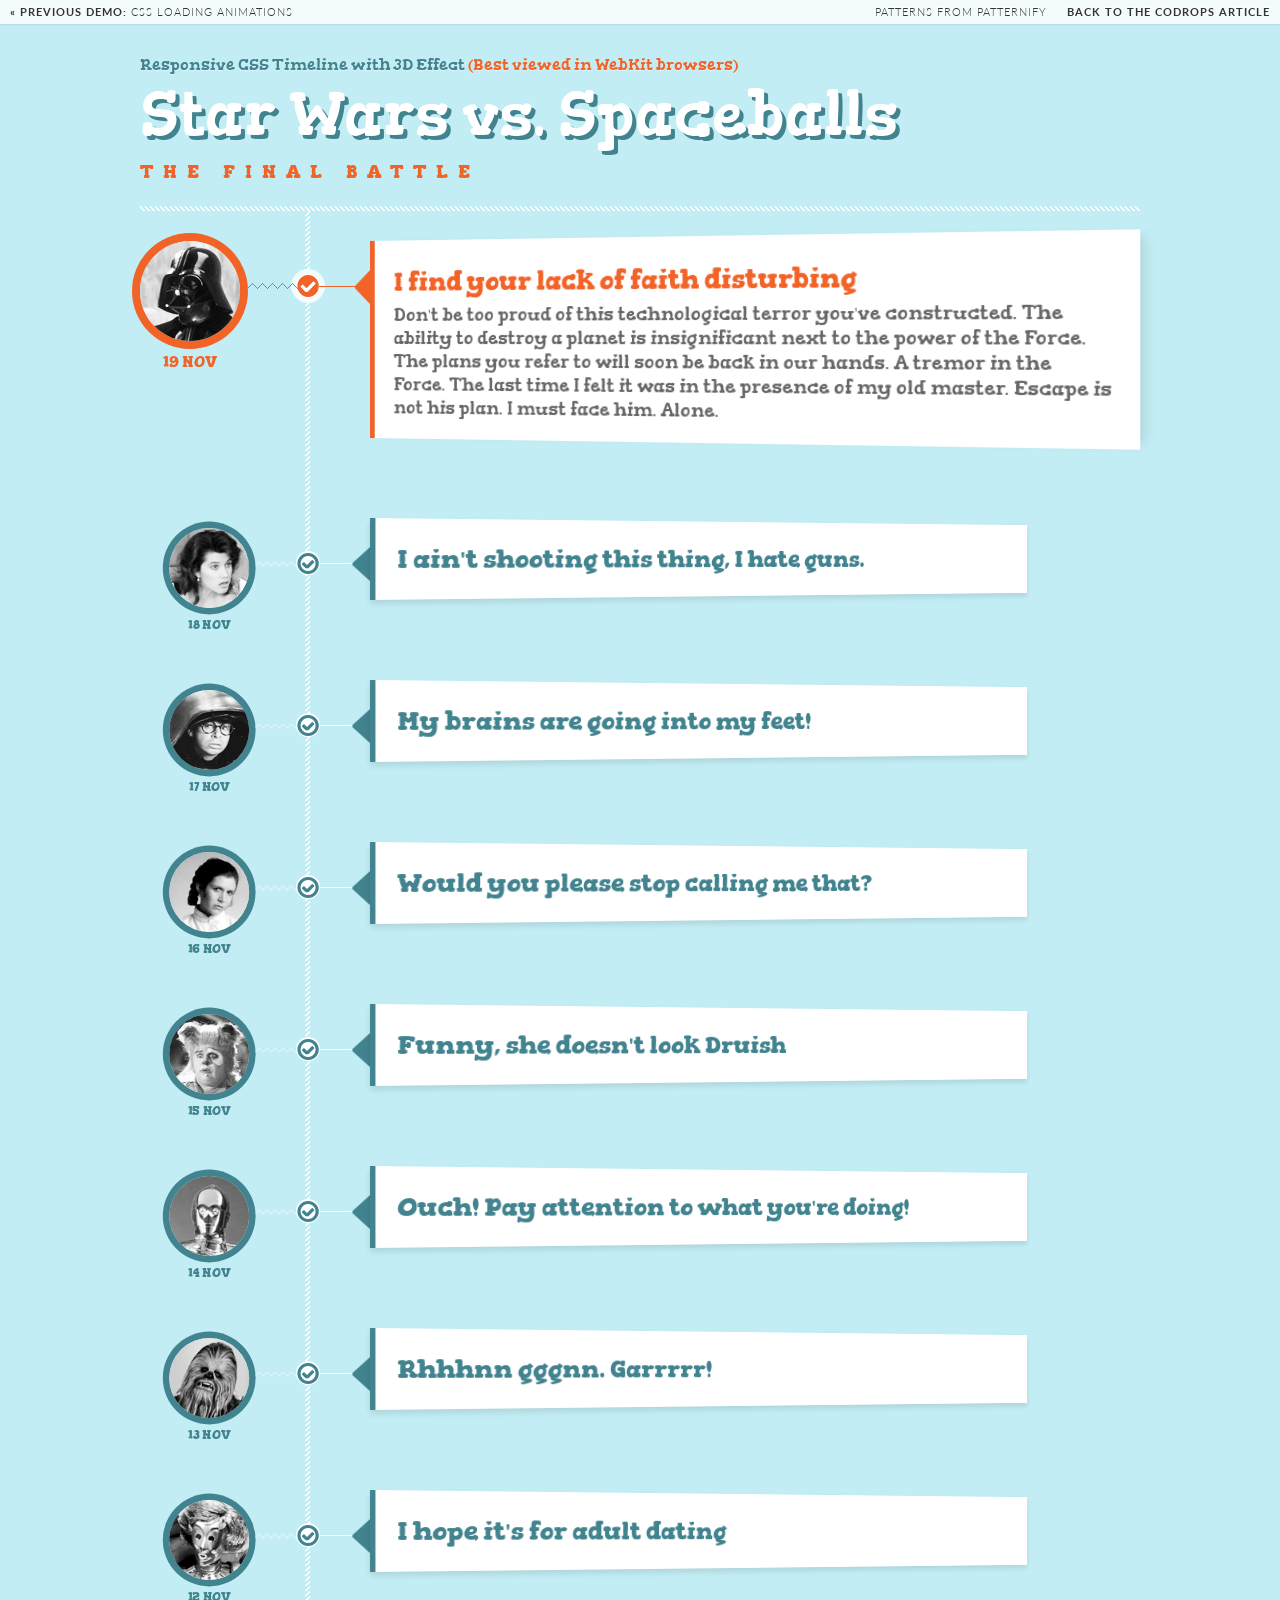
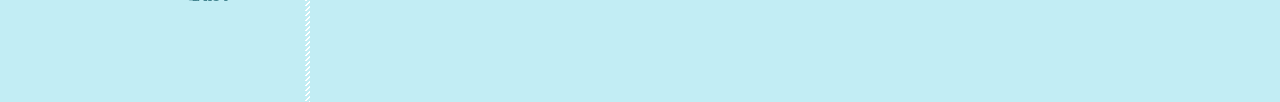
<file: 3DTimeline/index.html>
<!DOCTYPE html>
<html lang="en">
	<head>
		<meta charset="UTF-8" />
		<meta http-equiv="X-UA-Compatible" content="IE=edge,chrome=1"> 
		<meta name="viewport" content="width=device-width, initial-scale=1.0"> 
		<title>Responsive CSS Timeline with 3D Effect</title>
		<meta name="description" content="Responsive CSS Timeline with 3D Effect" />
		<meta name="keywords" content="timeline, 3d, css, css3, css-only, transitions, responsive, fluid" />
		<meta name="author" content="Codrops" />
		<link rel="shortcut icon" href="../favicon.ico"> 
		<link rel="stylesheet" type="text/css" href="css/style.css" />
		<script src="js/modernizr.custom.63321.js"></script>
		<!--[if lte IE 7]><style>.support-note .note-ie{display:block;}</style><![endif]-->
	</head>
	<body>
		<div class="container">	

			<!-- Codrops top bar -->
			<div class="codrops-top clearfix">
				<a href="http://tympanus.net/Tutorials/LoadingAnimations/">
					<strong>&laquo; Previous Demo: </strong>Css Loading Animations
				</a>
				<span class="right">
					<a href="http://www.patternify.com/">Patterns from Patternify</a>
					<a href="http://tympanus.net/codrops/?p=12185">
						<strong>Back to the Codrops Article</strong>
					</a>
				</span>
			</div><!--/ Codrops top bar -->
			
			<header class="clearfix">
			
				<h1>Responsive CSS Timeline with 3D Effect <span>(Best viewed in WebKit browsers)</span></h1>
				<h2>Star Wars vs. Spaceballs <span>The final battle</span></h2>
				<div class="support-note">
					<span class="note-ie">Sorry, only modern browsers.</span>
				</div>
				
			</header>
			
			<section class="main">

				<ul class="timeline">

					<li class="event">
						<input type="radio" name="tl-group" checked/>
						<label></label>
						<div class="thumb user-4"><span>19 Nov</span></div>
						<div class="content-perspective">
							<div class="content">
								<div class="content-inner">
									<h3>I find your lack of faith disturbing</h3>
									<p>Don't be too proud of this technological terror you've constructed. The ability to destroy a planet is insignificant next to the power of the Force. The plans you refer to will soon be back in our hands. A tremor in the Force. The last time I felt it was in the presence of my old master. Escape is not his plan. I must face him. Alone.</p>
								</div>
							</div>
						</div>
					</li>

					<li class="event">
						<input type="radio" name="tl-group"/>
						<label></label>
						<div class="thumb user-6"><span>18 Nov</span></div>
						<div class="content-perspective">
							<div class="content">
								<div class="content-inner">
									<h3>I ain't shooting this thing, I hate guns.</h3>
									<p>Ha, didn't even stay for the wedding. Just took his million spacebucks and ran. And you will not call me 'you'. You will never address me as 'you'. You will call me 'your royal highness'. I really must go back. I shouldn't have run away. I realize now that love is one luxury a princess cannot afford. </p>
								</div>
							</div>
						</div>
					</li>

					<li class="event">
						<input type="radio" name="tl-group"/>
						<label></label>
						<div class="thumb user-3"><span>17 Nov</span></div>
						<div class="content-perspective">
							<div class="content">
								<div class="content-inner">
									<h3>My brains are going into my feet! </h3>
									<p>We're done with you. Go back to the golf course and work on your putz. Nah, he got the upside, I got the downside. See there's two sides to every Schwartz.  What's the matter with this thing, what's all that churnning and bubbling, you call that radar screen? Ah, planet Druidia. And under that air shield, ten thousand years of fresh air. We must get through that air shield! Say goodbye to your two best friends, and I don't mean your pals in the Winnebago. So, Lone Star, now you see that evil will always triumph because good is dumb. </p>
								</div>
							</div>
						</div>
					</li>

					<li class="event">
						<input type="radio" name="tl-group"/>
						<label></label>
						<div class="thumb user-5"><span>16 Nov</span></div>
						<div class="content-perspective">
							<div class="content">
								<div class="content-inner">
									<h3>Would you please stop calling me that?</h3>
									<p>You make it so difficult sometimes. You have your moments. Not many of them, but you do have them. You're not actually going IN to an asteroid field? I happen to like nice men. This bucket of bolts's never gonna get us past that blockade. We're going to get pulverized if we stay out here much longer. Evacuate remaining ground staff.</p>
								</div>
							</div>
						</div>
					</li>

					<li class="event">
						<input type="radio" name="tl-group"/>
						<label></label>
						<div class="thumb user-2"><span>15 Nov</span></div>
						<div class="content-perspective">
							<div class="content">
								<div class="content-inner">
									<h3>Funny, she doesn't look Druish</h3>
									<p>It's not that we're afraid, far from it, it's just that we've got this thing about death... It's not us! I'm a mog: half man, half dog. I'm my own best friend! The minute we move in they're gonna spot us on their radar. Whoa, hold it, time. Chief... I can't... I can't go any further. I can't go any further. </p>
								</div>
							</div>
						</div>
					</li>

					<li class="event">
						<input type="radio" name="tl-group"/>
						<label></label>
						<div class="thumb user-7"><span>14 Nov</span></div>
						<div class="content-perspective">
							<div class="content">
								<div class="content-inner">
									<h3>Ouch! Pay attention to what you're doing! </h3>
									<p>Artoo says that the chances of survival are 725 to 1. Actually Artoo has been known to make mistakes... from time to time... Oh dear...The odds of successfully surviving an attack on an Imperial Star Destroyer are approximately... Sir, it's quite possible this asteroid is not entirely stable. Oh. They've encased him in Carbonite. He should be quite well protected. If he survived the freezing process, that is. If I may say so, sir, I noticed earlier the hyperdrive motivator has been damaged. It's impossible to go to lightspeed. Stupid little short-circuit! He'll be *quite* all right. </p>
								</div>
							</div>
						</div>
					</li>

					<li class="event">
						<input type="radio" name="tl-group"/>
						<label></label>
						<div class="thumb user-1"><span>13 Nov</span></div>
						<div class="content-perspective">
							<div class="content">
								<div class="content-inner">
									<h3>Rhhhnn gggnn. Garrrrr!</h3>
									<p>Rrrrrrr rrrraaaahhh rrrrrrggghhhhnn! Arrrggghhnnn. Grrrhn. Gahr. Rrrrrrr rrrraaaahhh rrrrrrggghhhhnn! Grrf. Arrrggghhnnn. Grrrhn. Gahr. Grrrhn. Gahr. Rrrrrrr rrrraaaahhh rrrrrrggghhhhnn! Gahr. Gahr. Arrrggghhnnn. Grrrhn.</p>
								</div>
							</div>
						</div>
					</li>

					<li class="event">
						<input type="radio" name="tl-group"/>
						<label></label>
						<div class="thumb user-8"><span>12 Nov</span></div>
						<div class="content-perspective">
							<div class="content">
								<div class="content-inner">
									<h3>I hope it's for adult dating</h3>
									<p>Can we talk? OK, we all know Prince Valium is a pill. But you could have married him for your father's sake and had a headache for the next 25 years. Well, goodbye virgin alarm. Besides he got a sexy voice. He might be cute. Hey wait, you forgot to get married! And if we go over our pagecount, the network will kill us. You know, you've got a very unique voice. You should be in silent films.</p>
								</div>
							</div>
						</div>
					</li>
					
				</ul>
			</section>

		</div><!-- /container -->

	</body>
</html>
</file>
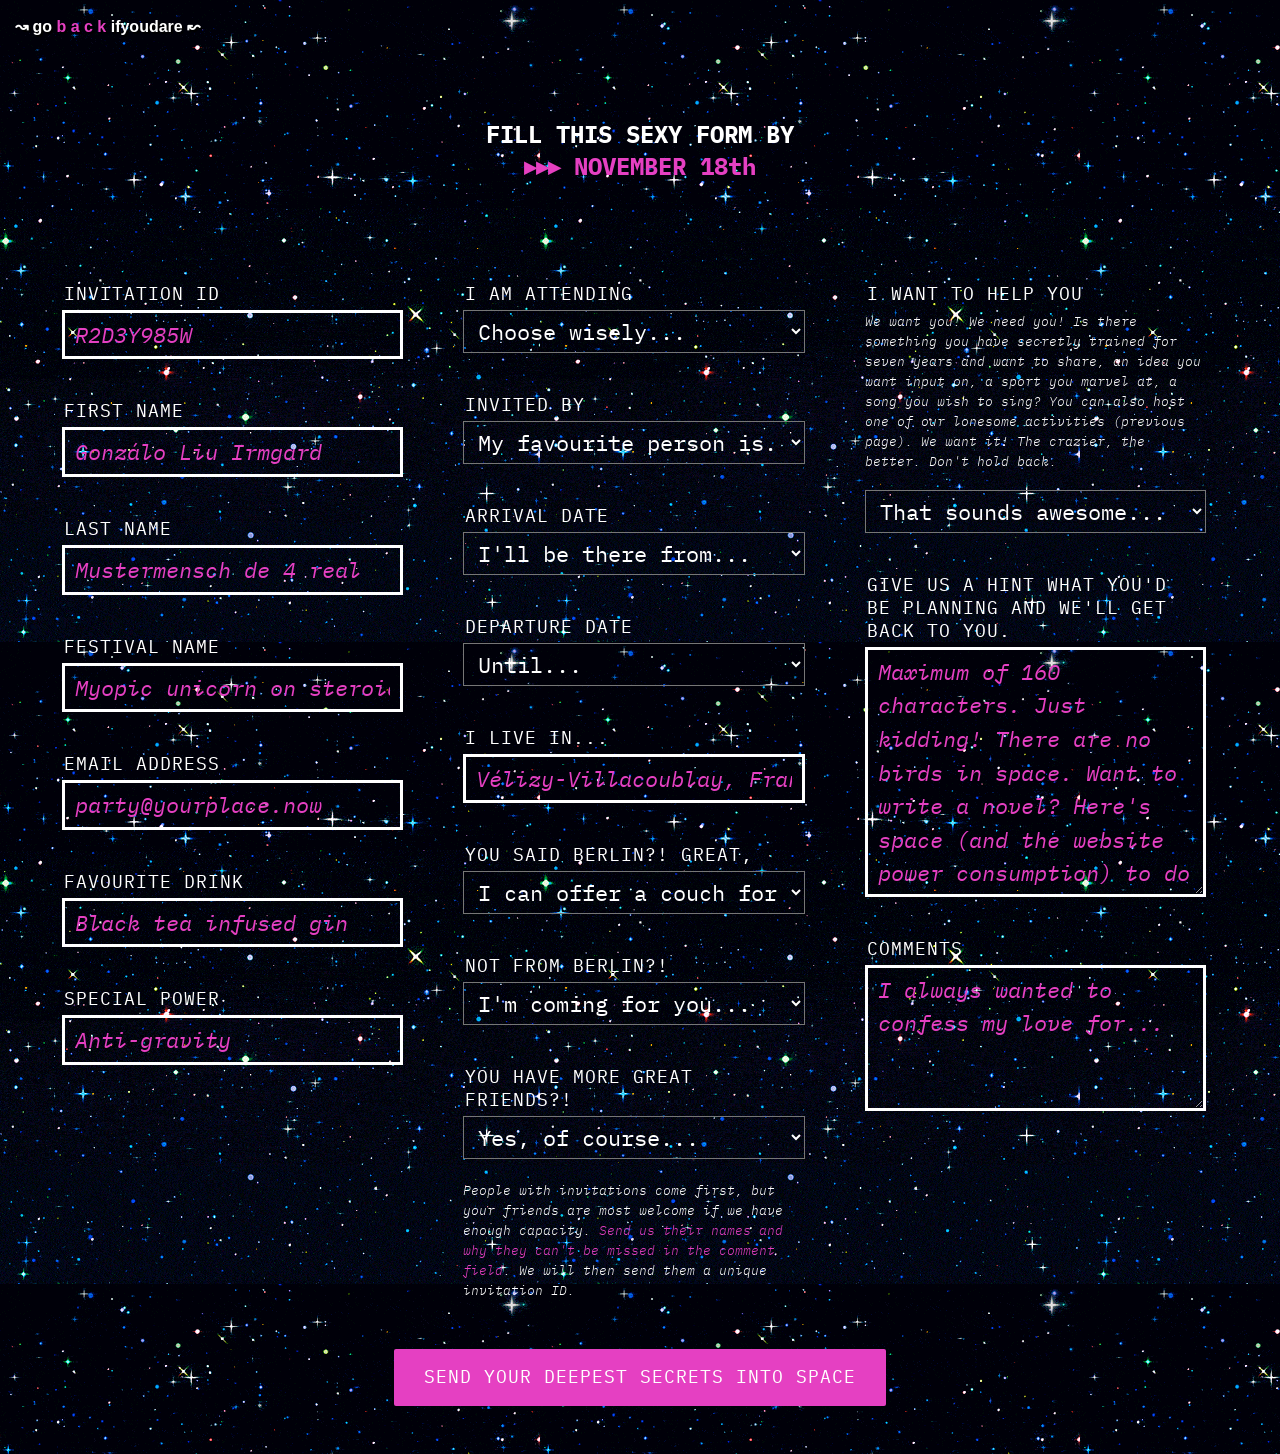
<file: 04623dec8094a7f5e6f2b8cdcc7d8dcdf671eb1f/form.html>
<!DOCTYPE html>
<html lang="en" class="no-js">
	<head>
		<meta charset="UTF-8" />
		<meta http-equiv="X-UA-Compatible" content="IE=edge,chrome=1">
		<meta name="viewport" content="width=device-width, initial-scale=1.0">
		<title>wohnzimmeradventures</title>
		<meta name="description" content="RSVP form wohnzimmeradventures" />
		<meta name="keywords" content="RSVP" />
		<meta name="author" content="wohnzimmeradventures" />
		<link rel="shortcut icon" href="../favicon.ico">
		<link rel="stylesheet" type="text/css" href="css/default.css" />
		<link rel="stylesheet" type="text/css" href="css/component.css" />
		<link rel="stylesheet" type="text/css" href="css/invitation.css" />
		<!-- <script src="js/modernizr.custom.js"></script> -->
	</head>
	<body>

		<p id="back">
			<a href="invitation.html">&#8605;  go <span id=back>b a c k</span> ifyoudare  &#8604;</a>
		</p>

		<div class="container">
			<header class="clearfix">
				<h2><span style="text-transform: uppercase;">fill this sexy form by</span> <br><span class="magenta">&#9656;&#9656;&#9656; NOVEMBER 18th </span></h2>
			</header>
			<div class="main">
				<form class="cbp-mc-form" id="test-form">

					<!-- First Column -->
					<div class="cbp-mc-column">

						<label for="id">Invitation ID</label>
	  				  	<input type="text" id="id" name="id" placeholder="R2D3Y985W">
						<label for="first_name">First Name</label>
	  				  	<input type="text" id="first_name" name="first_name" placeholder="Gonzálo Liu Irmgard">
	  				<label for="last_name">Last Name</label>
	  				  	<input type="text" id="last_name" name="last_name" placeholder="Mustermensch de 4 real">
						<label for="festival_name">Festival Name</label>
	  					  <input type="text" id="festival_name" name="festival_name" placeholder="Myopic unicorn on steroids">
	  				<label for="email">Email Address</label>
		  					<input type="text" id="email" name="email" placeholder="party@yourplace.now">
						<label for="favourite_drink">Favourite Drink</label>
								<input type="text" id="favourite_drink" name="favourite_drink" placeholder="Black tea infused gin">
						<label for="special_power">Special power</label>
								<input type="text" id="special_power" name="special_power" placeholder="Anti-gravity">

		 		  </div>

					<!-- second column -->
				 	<div class="cbp-mc-column">

						<label for="attending">I Am Attending</label>
	  					<select id="attending" name="attending">
	  						<option class="preview">Choose wisely...</option>
	  						<option>Yes, obviously!</option>
	  						<option>No, I'm busy :(</option>
								<option>No, don't like the idea... get a life!</option>
	  					</select>

						<label for="invited_by">Invited By</label>
							 	<select id="invited_by" name="invited_by">
								  						<option>My favourite person is...</option>
								  						<option>Anna</option>
															<option>Carlotta</option>
															<option>Claudia</option>
															<option>Luise</option>
															<option>Marta</option>
															<option>Pit</option>
								  						<option>Raphaël</option>
															<option>Simon</option>
								</select>

						<label for="arrival_date">Arrival Date</label>
	  					<select id="arrival_date" name="arrival_date">
	  						<option>I'll be there from...</option>
	  						<option>Thursday 13</option>
								<option>Friday 14</option>
								<option>Saturday 15</option>
								<option>Sunday 16</option>
								<option>Monday 17</option>
	  						<option>Tuesday 18</option>
								<option>Wednesday 19</option>
	  					</select>

						<label for="departure_date">Departure Date</label>
	  					<select id="departure_date" name="departure_date">
	  						<option>Until...</option>
	  						<option>Thursday 13</option>
								<option>Friday 14</option>
								<option>Saturday 15</option>
								<option>Sunday 16</option>
								<option>Monday 17</option>
	  						<option>Tuesday 18</option>
								<option>Wednesday 19</option>
	  					</select>

							<label for="place_you_live">I live in...</label>
		  					<input type="text" id="place_you_live" name="place_you_live" placeholder="Vélizy-Villacoublay, France">

							<label for="couch">You said Berlin?! Great,</label>
		  					<select id="couch" name="couch">
		  						<option>I can offer a couch for...</option>
		  						<option>1 awesome person</option>
									<option>2 bodies</option>
									<option>3 crazy people</option>
									<option>4 ding-a-dong ding-dong ding Menschen</option>
									<option>5 enormously-awesome-as-me-friends</option>
									<option>I have no couch but plenty of space in my bed</option>
									<option>I only have space in my heart</option>
									<option>I could even host an event at my place!</option>
									<option>No, I didn't you stupid form!</option>
		  					</select>

						<!-- Checkbox Place to Sleep -->
						<label for="sleep">Not from Berlin?!</label>
								<select id="sleep" name="sleep">
									<option>I'm coming for you...</option>
									<option>but have a place to sleep</option>
									<option>and need a couch to crash on</option>
									<option>Don't want to sleep at all</option>
									<option>Yes I am, you Flitzpiepe!</option>
							  </select>
						<!--	<input class="checkbox" type="checkbox" name="sleep" value="yes"> <span class="checkbox">Yes</span>
							<input class="checkbox" type="checkbox" name="sleep" value="no"> <span class="checkbox">No</span> -->

					<!-- Checkbox +1 -->
						<label for="guests">You have more great friends?!</label>
								<select id="friends_invite" name="friends_invite">
									<option>Yes, of course...</option>
									<option>and want to invite 1</option>
									<option>and want to invite 2</option>
									<option>and want to invite 3</option>
									<option>but like them to stay at home</option>
								</select>
								<br>
								<span class="detail">
									People with invitations come first,
									but your friends are most welcome if we have enough capacity.
									<span style="color: #e540c2;">Send us their names and why they can't be missed in the comment field</span>.
								  We will then send them a unique invitation ID.</span>

						<!--	<input class="checkbox" type="checkbox" name="guests" value="yes">
							<span class="checkbox">Yes, I do!</span> -->

	  				</div>

						<!-- Third column -->
	  				<div class="cbp-mc-column">

						<!-- Checkbox Propose -->
						<label for="propose">I want to help you</label>
							<span class="detail">We want you! We need you! Is there something you have secretly trained for seven years
								and want to share, an idea you want input on, a sport you marvel at, a song you wish to sing?
								You can also host one of our lonesome activities (previous page).
								We want it! The crazier, the better. Don't hold back.<br> </span><br>
					<!--		<input class="checkbox" type="checkbox" name="propose" value="yes">
							<span class="checkmark"></span>
							<span class="checkbox">Yes, I'd love to!</span> -->
							<select id="propose" name="propose">
								<option>That sounds awesome...</option>
								<option>and I propose something!</option>
								<option>and I'd love to host one of your activities!</option>
								<option>but I like to keep my ideas to myself.</option>
								<option>but I trust you to take me on a spacey journey.</option>
							</select>

						<label for="description">Give us a hint what you'd be planning and we'll get back to you.</label>
							<textarea style="height: 250px;" id="description" name="description" placeholder="Maximum of 160 characters. Just kidding! There are no birds in space. Want to write a novel? Here's space (and the website power consumption) to do it!"></textarea>

						<label for="comments">Comments</label>
							<textarea style="min-height: 146px;" id="comments" name="comments" placeholder="I always wanted to confess my love for..."></textarea>
						</div>



	  				<div class="cbp-mc-submit-wrap"><input class="cbp-mc-submit" type="submit" id="submit-form" value="Send your deepest secrets into space" /></div>
				</form>
			</div>
		</div>

		<script
		    src="http://code.jquery.com/jquery-3.3.1.js"
		    integrity="sha256-2Kok7MbOyxpgUVvAk/HJ2jigOSYS2auK4Pfzbm7uH60="
		    crossorigin="anonymous"></script>
		<script src="js/gsheets.js"></script>

	</body>
</html>
</file>
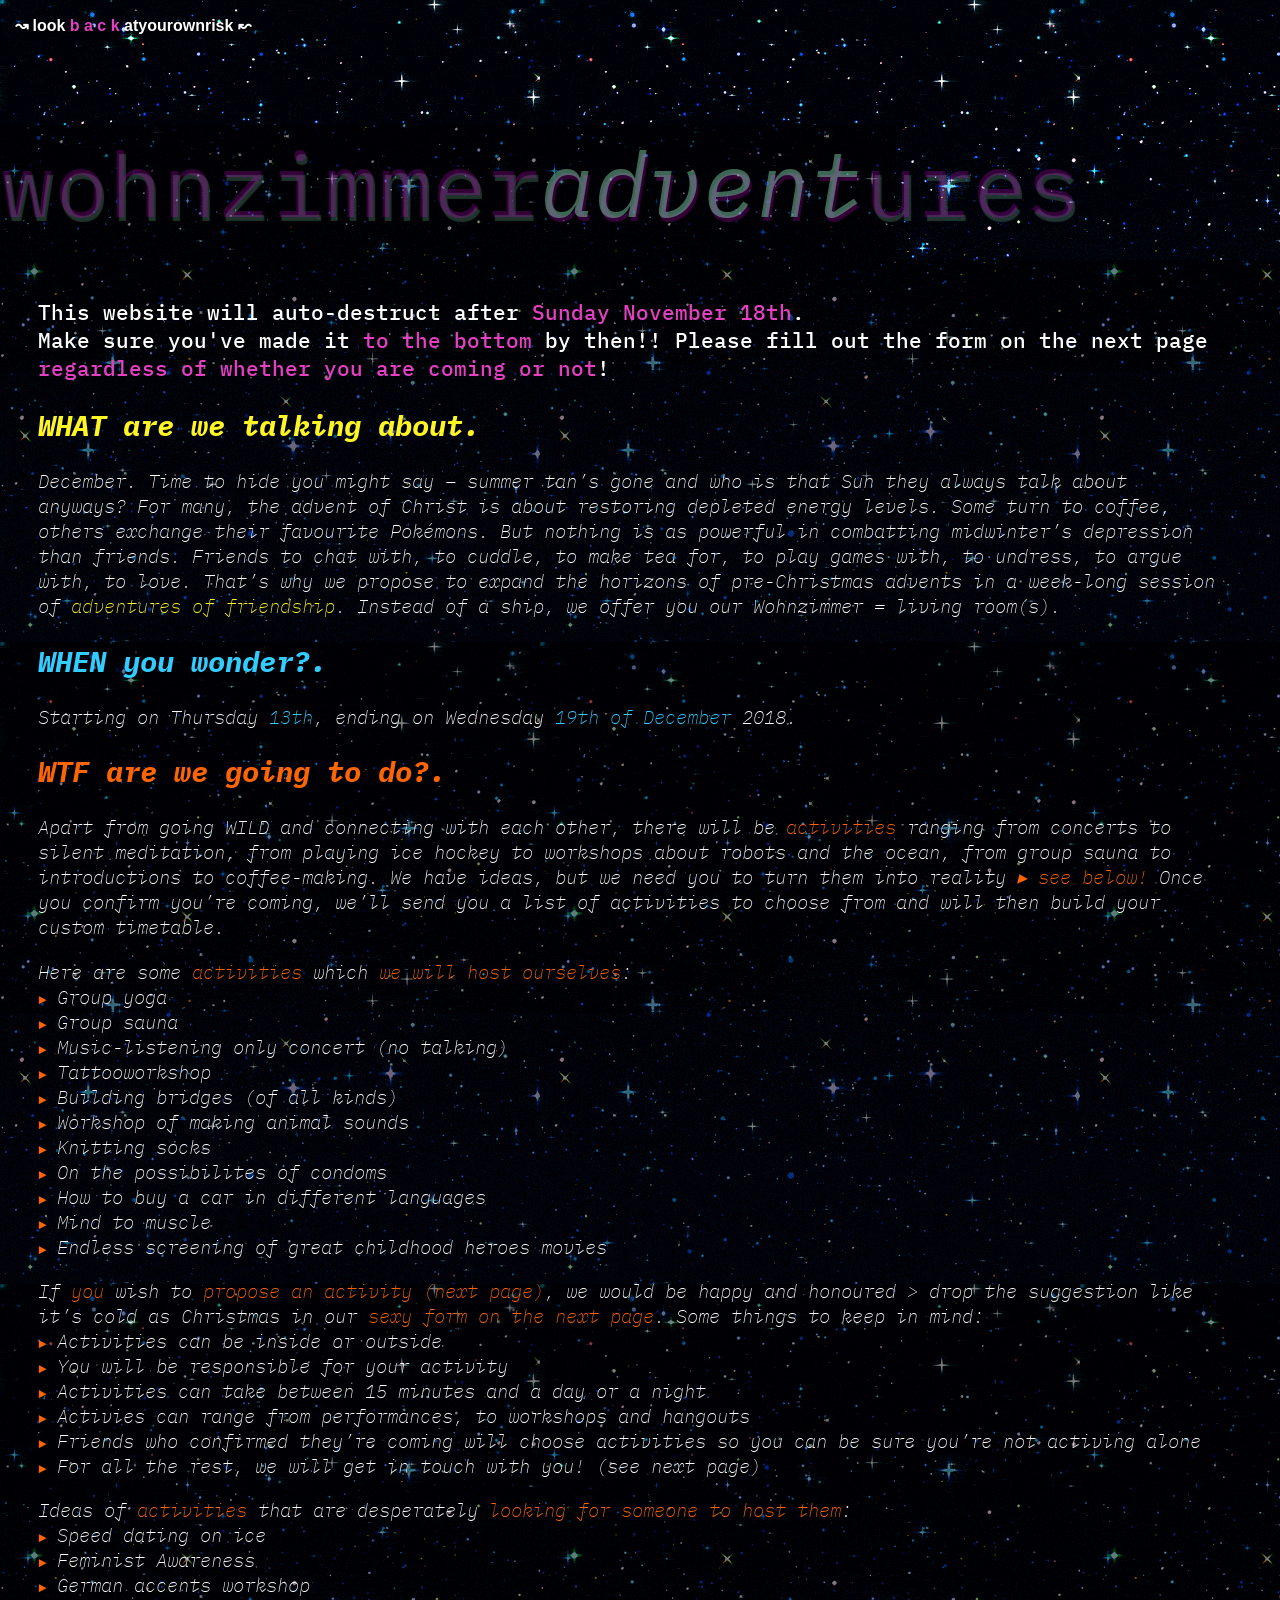
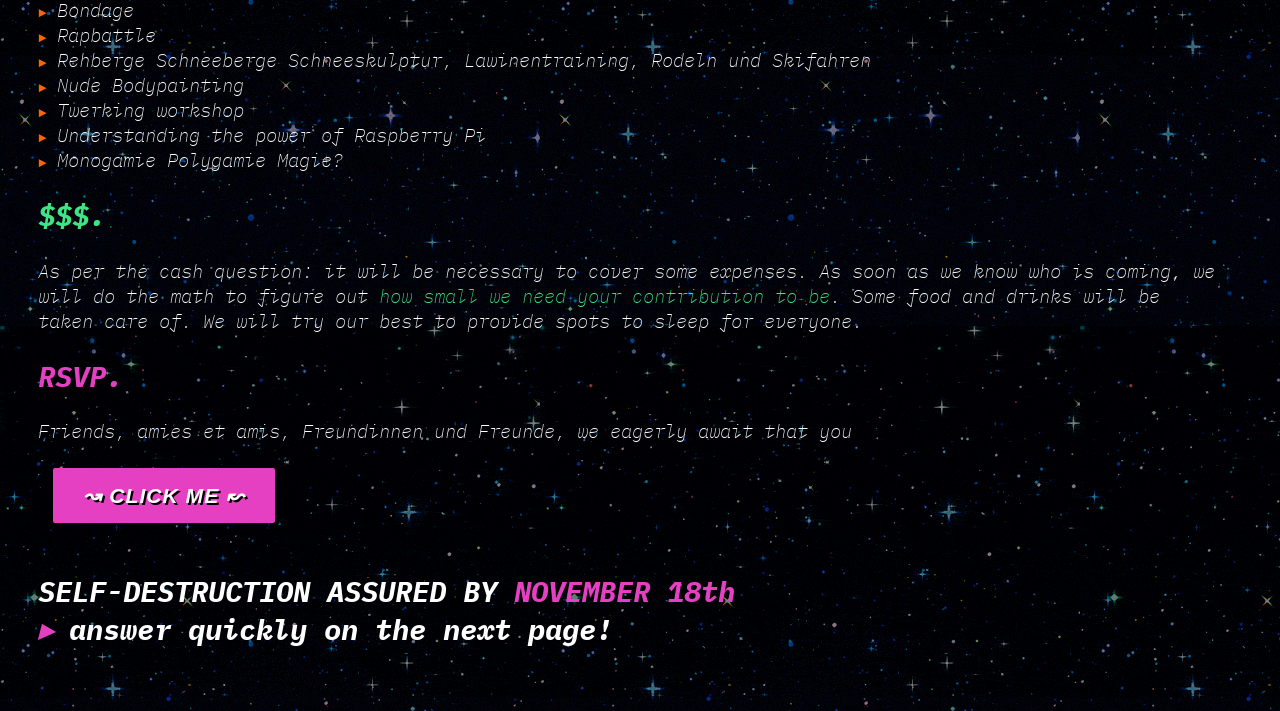
<file: 04623dec8094a7f5e6f2b8cdcc7d8dcdf671eb1f/invitation.html>
<!DOCTYPE html>

<html>

	<head>
		<title>wohnzimmeradventures</title>
		<meta charset="utf-8">
	    <meta name="description" content="some project">
		<meta name="viewport" content="width=device-width, initial-scale=1">
		<script src="https://ajax.googleapis.com/ajax/libs/jquery/3.2.1/jquery.min.js"></script>
		<link rel="stylesheet" type="text/css" href="css/invitation.css">
		<link href="https://fonts.googleapis.com/css?family=IBM+Plex+Mono:100,100i,200,200i,300,300i,400,400i,500,500i,600,600i,700,700i" rel="stylesheet">
	</head>

	<body>

		<audio id="mysound">
			<source src="audio/Contre_Michaux.mp3" type="audio/mp3"></source>
		</audio>

		<p id="back">
			<a href="main.html">&#8605;  look <span id=back>b a c k</span> atyourownrisk  &#8604;</a>
		</p>


		<div id="festival_title">
			<p data-content="wohnzimmer"> wohnzimmer<span id="middle_color">advent</span>ures</p>
		</div>



		<article id="invitation">

			<span style="font-style: normal; font-weight: 450; font-size: 110%;">This website will auto-destruct after <span class="magenta">Sunday November 18th</span>.<br>
			Make sure you've made it <span class="magenta">to the bottom</span> by then!! Please fill out the form on the
			next page <span class="magenta">regardless of whether you are coming or not</span>!</span>

			<h2 class="separators"><span class="yellow">WHAT are we talking about.</span></h2>
			<p>	December. Time to hide you might say – summer tan’s gone and who is that Sun they always talk about anyways?
					For many, the advent of Christ is about restoring depleted energy levels.
					Some turn to coffee, others exchange their favourite Pokémons.
					But nothing is as powerful in combatting midwinter’s depression than friends.
					Friends to chat with, to cuddle, to make tea for, to play games with, to undress, to argue with, to love.
					That’s why we propose to expand the horizons of pre-Christmas advents in a week-long session of <span class="yellow">adventures of friendship</span>.
					Instead of a ship, we offer you our Wohnzimmer = living room(s). </p>

			<h2 class="separators"><span class="blue">WHEN you wonder?.</span></h2>
			<p>	Starting on Thursday <span class="blue">13th</span>, ending on Wednesday <span class="blue">19th of December</span> 2018.	</p>

			<h2 class="separators"><span class="orange">WTF are we going to do?.</span></h2>
			<p>	Apart from going WILD and connecting with each other, there will be <span class="orange">activities</span> ranging from concerts to silent meditation, from playing ice hockey to workshops
					about robots and the ocean, from group sauna to introductions to coffee-making.
					We have ideas, but we need you to turn them into reality <span class="orange">&#9656; see below!</span> Once you confirm you’re coming,
					we’ll send you a list of activities to choose from and will then build your custom timetable. </p>

			<p>	Here are some <span class="orange">activities</span> which <span class="orange">we will host ourselves</span>:<br>
					<span class="orange" style="font-size: 70%">&#9658;</span> Group yoga<br>
					<span class="orange" style="font-size: 70%">&#9658;</span> Group sauna<br>
					<span class="orange" style="font-size: 70%">&#9658;</span> Music-listening only concert (no talking)<br>
			    <span class="orange" style="font-size: 70%">&#9658;</span> Tattooworkshop<br>
				  <!-- <span class="orange" style="font-size: 70%">&#9658;</span> Empowerment through Reggaeton<br> -->
					<span class="orange" style="font-size: 70%">&#9658;</span> Building bridges (of all kinds)<br>
					<span class="orange" style="font-size: 70%">&#9658;</span> Workshop of making animal sounds<br>
					<span class="orange" style="font-size: 70%">&#9658;</span> Knitting socks<br>
					<span class="orange" style="font-size: 70%">&#9658;</span> On the possibilites of condoms<br>
					<span class="orange" style="font-size: 70%">&#9658;</span> How to buy a car in different languages<br>
					<span class="orange" style="font-size: 70%">&#9658;</span> Mind to muscle<br>
					<span class="orange" style="font-size: 70%">&#9658;</span> Endless screening of great childhood heroes movies<br>
				  </p>

			<p>	If <span class="orange">you</span> wish to <span class="orange">propose an activity (next page)</span>, we would be happy and honoured
					> drop the suggestion like it’s cold as Christmas in our <span class="orange">sexy form on the next page</span>. Some things to keep in mind: <br>
					<span class="orange" style="font-size: 70%">&#9658;</span> Activities can be inside or outside<br>
					<span class="orange" style="font-size: 70%">&#9658;</span> You will be responsible for your activity<br>
					<span class="orange" style="font-size: 70%">&#9658;</span> Activities can take between 15 minutes and a day or a night<br>
					<span class="orange" style="font-size: 70%">&#9658;</span> Activies can range from performances, to workshops and hangouts<br>
					<span class="orange" style="font-size: 70%">&#9658;</span> Friends who confirmed they’re coming will choose activities so you can be sure you’re not activing alone<br>
					<span class="orange" style="font-size: 70%">&#9658;</span> For all the rest, we will get in touch with you! (see next page)<br>
				  </p>

			<p>	Ideas of <span class="orange">activities</span> that are desperately <span class="orange">looking for someone to host them</span>:<br>
				  <span class="orange" style="font-size: 70%">&#9658;</span> Speed dating on ice<br>
					<span class="orange" style="font-size: 70%">&#9658;</span> Feminist Awareness<br>
					<span class="orange" style="font-size: 70%">&#9658;</span> German accents workshop<br>
					<span class="orange" style="font-size: 70%">&#9658;</span> Bondage<br>
					<span class="orange" style="font-size: 70%">&#9658;</span> Rapbattle<br>
					<span class="orange" style="font-size: 70%">&#9658;</span> Rehberge Schneeberge Schneeskulptur, Lawinentraining, Rodeln und Skifahren<br>
					<span class="orange" style="font-size: 70%">&#9658;</span> Nude Bodypainting<br>
			    <span class="orange" style="font-size: 70%">&#9658;</span> Twerking workshop<br>
					<span class="orange" style="font-size: 70%">&#9658;</span> Understanding the power of Raspberry Pi<br>
					<span class="orange" style="font-size: 70%">&#9658;</span> Monogamie Polygamie Magie?<br>
					</p>

					<h2 class="separators"><span class="green">$$$.</span></h2>
					<p>	As per the cash question: it will be necessary to cover some expenses.
							As soon as we know who is coming, we will do the math to figure out <span class="green">how small we need your contribution to be</span>.
							Some food and drinks will be taken care of. We will try our best to provide spots to sleep for everyone. </p>

			<h2 class="separators"><span class="magenta">RSVP.</span></h2>
			<p>	Friends, amies et amis, Freundinnen und Freunde, we eagerly await that you<br><br>

				<!-- LINK TO FORM -->
			<a href="form.html" ><class="magenta bold straight" id=join>&#8605; CLICK ME &#8604;</a><br><br>
			<h2 class="separators">SELF-DESTRUCTION ASSURED BY <span class="magenta">NOVEMBER 18th</span><br><span class="magenta">&#9656;</span> answer quickly on the next page!</h2>
		</article>

		<!-- Scripts-->
		<script src= "js/main.js"></script>

	</body>

</html>
</file>
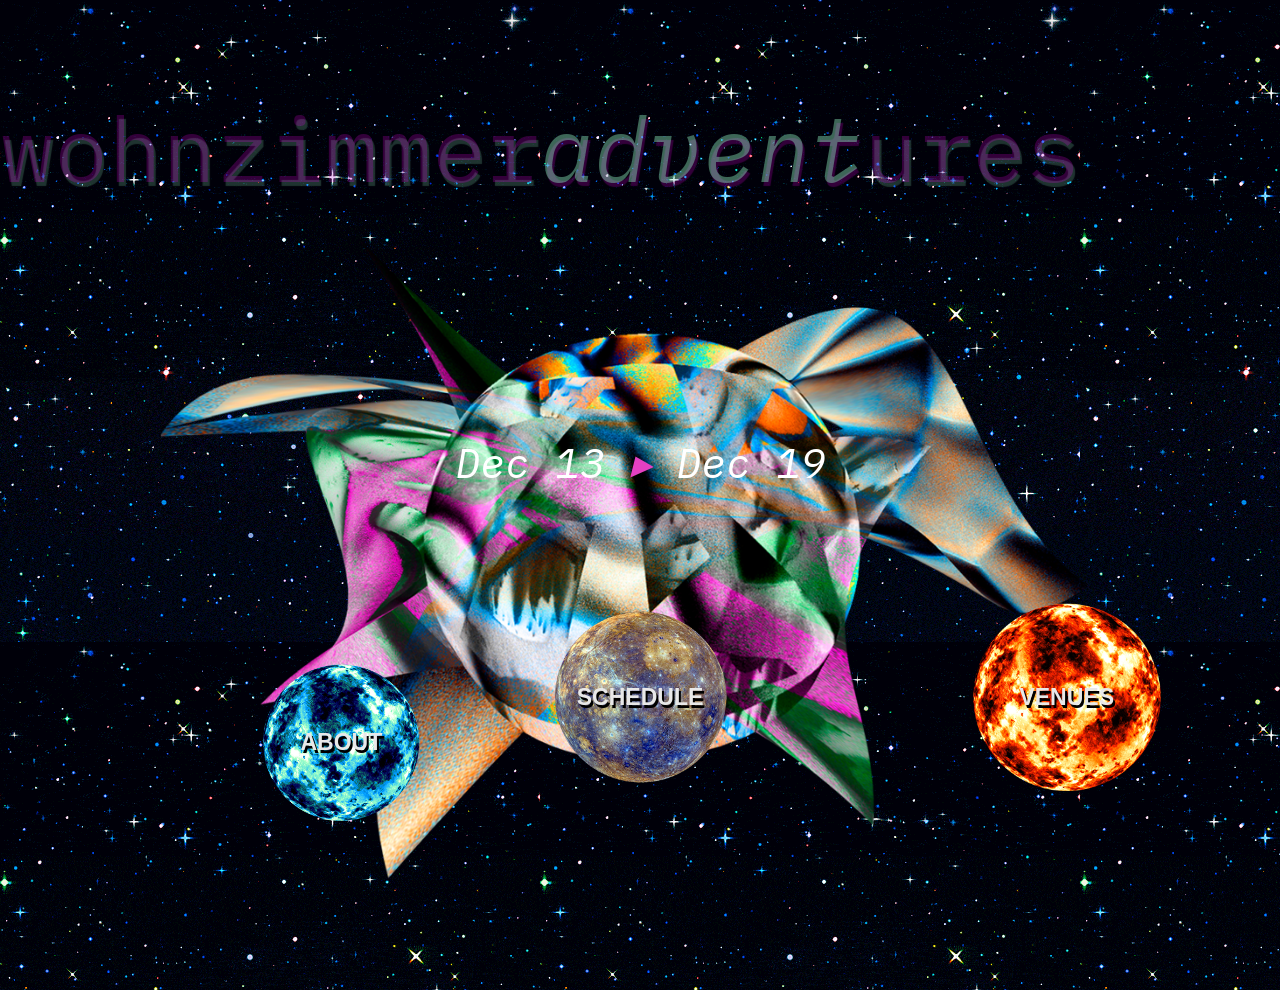
<file: 04623dec8094a7f5e6f2b8cdcc7d8dcdf671eb1f/landing.html>
<!DOCTYPE html>

<html>

	<head>
		<title>wohnzimmeradventures</title>
		<meta charset="utf-8">
	    <meta name="description" content="some project">
		<meta name="viewport" content="width=device-width, initial-scale=1">
		<script src="https://ajax.googleapis.com/ajax/libs/jquery/3.2.1/jquery.min.js"></script>
		<link rel="stylesheet" type="text/css" href="css/webkitstyles.css">
		<link href="https://fonts.googleapis.com/css?family=IBM+Plex+Mono:100,100i,200,200i,300,300i,400,400i,500,500i,600,600i,700,700i" rel="stylesheet">
	</head>

	<body>
		<div id="warp">
			<audio id="mysound">
				<source src="audio/Contre_Michaux.mp3" type="audio/mp3"></source>
			</audio>
		</div>

		<div id="festival_title">
			<p data-content="wohnzimmer"> wohnzimmer<span id="middle_color">advent</span>ures</p>
		</div>

		<div id="date">
			<p>Dec 13 <span style="color: #e540c2">&#9656;</span> Dec 19</p>
		</div>

		<div class ="menu">
			<a href="about.html" id="about">
				<p>ABOUT</p>
			</a>

			<a href="schedule.html" id="schedule">
				<p>SCHEDULE</p>
			</a>

			<a href="venues.html" id="venues">
				<p>VENUES</p>
			</a>
		</div>

		<!-- Scripts-->
		<script src= "js/main.js"></script>

	</body>

</html>
</file>
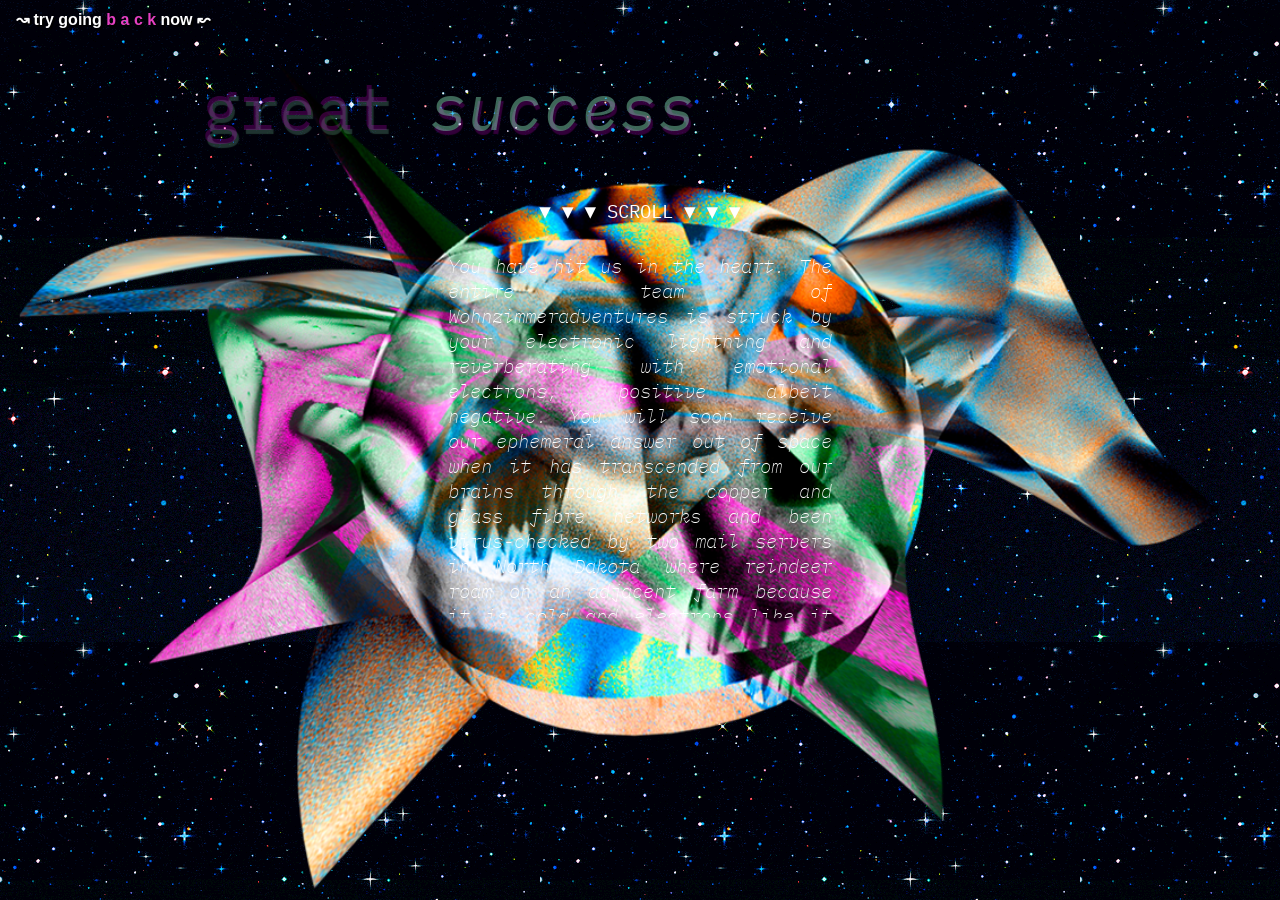
<file: 04623dec8094a7f5e6f2b8cdcc7d8dcdf671eb1f/success.html>
<html>

	<head>
		<title>you did it</title>
		<meta charset="utf-8">
	    <meta name="description" content="some project">
		<meta name="viewport" content="width=device-width, initial-scale=1">
		<script src="https://ajax.googleapis.com/ajax/libs/jquery/3.2.1/jquery.min.js"></script>
		<link rel="stylesheet" type="text/css" href="css/success.css">
		<link href="https://fonts.googleapis.com/css?family=IBM+Plex+Mono:100,100i,200,200i,300,300i,400,400i,500,500i,600,600i,700,700i" rel="stylesheet">
	</head>

	<body>

		<p id="back">
			<a id=random href="http://www.staggeringbeauty.com">&#8605;  try going <span id=back>b a c k</span> now  &#8604;</a>
		</p>

		<div id="warp">
			<audio id="mysound">
				<source src="audio/Contre_Michaux.mp3" type="audio/mp3"></source>
			</audio>
		</div>

		<div id="festival_title">
			<p data-content="wohnzimmer"> great <span id="middle_color">success</span></p>
		</div>

			<p id="scroll">&#9660; &#9660; &#9660; <span style="font-weight: 400;">SCROLL</span> &#9660; &#9660; &#9660;</p>

			<div id="goodby">
			<p id="bueys">You have hit us in the heart. The entire team of
			Wohnzimmeradventures is struck by your electronic lightning and
			reverberating with emotional electrons, positive albeit negative.
			You will soon receive our ephemeral answer out of space when it
			has transcended from our brains through the copper and glass fibre
			networks and been virus-checked by two mail servers in North Dakota
			where reindeer roam on an adjacent farm because it is cold and electrons
			like it cold around the nose and warm around the heart. So do we. Jabbering
			for you perhaps, but to the team of Wohnzimmeradventures it is a way of
			expressing our hope that you will hang on until we get back to you which
			might take longer than reading this poem. <br>Getting back to you soon.</p>
			</div>

		<!-- Scripts-->
		<script src= "js/main.js"></script>

	</body>

</html>
</file>
<file: 04623dec8094a7f5e6f2b8cdcc7d8dcdf671eb1f/css/default.css>
/* General Blueprint Style */
/* @import url(http://fonts.googleapis.com/css?family=Lato:300,400,700); */
@import url(https://fonts.googleapis.com/css?family=IBM+Plex+Mono:100,100i,200,200i,300,300i,400,400i,500,500i,600,600i,700,700i);
@font-face {
	font-family: 'bpicons';
	src:url('../fonts/bpicons/bpicons.eot');
	src:url('../fonts/bpicons/bpicons.eot?#iefix') format('embedded-opentype'),
		url('../fonts/bpicons/bpicons.woff') format('woff'),
		url('../fonts/bpicons/bpicons.ttf') format('truetype'),
		url('../fonts/bpicons/bpicons.svg#bpicons') format('svg');
	font-weight: normal;
	font-style: normal;
} /* Made with http://icomoon.io/ */

*, *:after, *:before { -webkit-box-sizing: border-box; -moz-box-sizing: border-box; box-sizing: border-box; }
body, html { font-size: 100%; padding: 0; margin: 0;}

/* Clearfix hack by Nicolas Gallagher: http://nicolasgallagher.com/micro-clearfix-hack/ */
.clearfix:before, .clearfix:after { content: " "; display: table; }
.clearfix:after { clear: both; }

body {
    font-family: 'IBM Plex Mono', monospace;
    color: #fff;
    /* background: #e540c2; */
/*	background-image:url("../img/star.gif");*/
}

a {
	color: #f0f0f0;
	text-decoration: none;
}

a:hover {
	color: #000;
}

/* added as description for headings*/
.detail {
	font-weight: 330;
	line-height: 1;
	font-style: italic;
	font-size: 80%;
	/* color: #e540c2; */

}

.container > header {
	width: 90%;
	max-width: 69em;
	margin: 0 auto;
	padding: 2.875em 1.875em 1.875em;
}

.container > header h1 {
	font-size: 2.125em;
	line-height: 1.3;
	margin: 0 0 0.6em 0;
	float: left;
	font-weight: 400;
}

.container > header > span {
	display: block;
	position: relative;
	z-index: 9999;
	font-weight: 700;
	text-transform: uppercase;
	letter-spacing: 0.5em;
	padding: 0 0 0.6em 0.1em;
}

.container > header > span span:after {
	width: 30px;
	height: 30px;
	left: -12px;
	font-size: 50%;
	top: -8px;
	font-size: 75%;
	position: relative;
}

.container > header > span span:hover:before {
	content: attr(data-content);
	text-transform: none;
	text-indent: 0;
	letter-spacing: 0;
	font-weight: 300;
	font-size: 110%;
	padding: 0.8em 1em;
	line-height: 1.2;
	text-align: left;
	left: auto;
	margin-left: 4px;
	position: absolute;
	color: #e540c2;
	background: #fff;
}

.container > header nav {
	float: right;
	text-align: center;
}

.container > header nav a {
	display: inline-block;
	position: relative;
	text-align: left;
	width: 2.5em;
	height: 2.5em;
	background: #e540c2;
	border-radius: 50%;
	margin: 0 0.1em;
	border: 4px solid #fff;
}

.container > header nav a > span {
	display: none;
}

.container > header nav a:hover:before {
	content: attr(data-info);
	color: #fff;
	position: absolute;
	width: 600%;
	top: 120%;
	text-align: right;
	right: 0;
	pointer-events: none;
}

.container > header nav a:hover {
	background: #fff;
}

.bp-icon:after {
	font-family: 'bpicons';
	speak: none;
	font-style: normal;
	font-weight: normal;
	font-variant: normal;
	text-transform: none;
	text-align: center;
	color: #fff;
	-webkit-font-smoothing: antialiased;
}

.container > header nav .bp-icon:after {
	position: absolute;
	top: 0;
	left: 0;
	width: 100%;
	height: 100%;
	line-height: 2;
	text-indent: 0;
}

.container > header nav a:hover:after {
	color: #e540c2;
}

.bp-icon-next:after {
	content: "\e000";
}
.bp-icon-drop:after {
	content: "\e001";
}
.bp-icon-archive:after {
	content: "\e002";
}
.bp-icon-about:after {
	content: "\e003";
}
.bp-icon-prev:after {
	content: "\e004";
}

.main {
	width: 100%;
	padding: 0 2em 3em;
	max-width: 100em;
}

@media screen and (max-width: 55em) {

	.container > header h1,
	.container > header nav {
		float: none;
	}

	.container > header > span,
	.container > header h1 {
		text-align: center;
	}

	.container > header nav {
		margin: 0 auto;
	}

	.container > header > span {
		text-indent: 30px;
	}
}
</file>
<file: 04623dec8094a7f5e6f2b8cdcc7d8dcdf671eb1f/css/component.css>
h2{
	font-size:1.5em;
/*	border: solid white;*/
	text-align: center;
}

.cbp-mc-form {
	position: relative;
}

/* Clearfix hack by Nicolas Gallagher: http://nicolasgallagher.com/micro-clearfix-hack/ */
.cbp-mc-form:before,
.cbp-mc-form:after {
	content: " "; display: table;
}

.cbp-mc-form:after {
	clear: both;
}

.cbp-mc-column {
	width: 33%;
	padding: 10px 30px;
	float: left;
}

.cbp-mc-form label {
	display: block;
	padding: 40px 5px 5px 2px;
	font-size: 1.1em;
	text-transform: uppercase;
	letter-spacing: 1px;
	cursor: pointer;
}

.cbp-mc-form input,
.cbp-mc-form textarea,
.cbp-mc-form select {
	font-family: 'IBM Plex Mono', monospace;
	line-height: 1.5;
	font-size: 1.4em;
	padding: 5px 10px;
	color: #fff;
	display: block;
	width: 100%;
	background: transparent;
	max-width: 100%;
}

.cbp-mc-form input,
.cbp-mc-form textarea {
	border: 3px solid #fff;
}

.cbp-mc-form textarea {
	min-height: 200px;
}

.cbp-mc-form input:focus,
.cbp-mc-form textarea:focus,
.cbp-mc-form label:active + input,
.cbp-mc-form label:active + textarea {
	outline: none;
	border: 3px solid #e540c2;
}

.cbp-mc-form select:focus {
	outline: none;
}

.checkbox {
	color: #e540c2;
	font-family: 'IBM Plex Mono', monospace;
	line-height: 1.5;
	font-size: 1.4em;
	padding: 5px 10px;
	color: #fff;
	display: block;
	width: 100%;
	background: transparent;
}

::-webkit-input-placeholder { /* WebKit browsers */
    color: #e540c2;
    font-style: italic;
}

:-moz-placeholder { /* Mozilla Firefox 4 to 18 */
    color: #e540c2;
    font-style: italic;
}

::-moz-placeholder { /* Mozilla Firefox 19+ */
    color: #e540c2;
    font-style: italic;
}

:-ms-input-placeholder { /* Internet Explorer 10+ */
    color: #e540c2;
    font-style: italic;
}

.cbp-mc-submit-wrap {
	text-align: center;
	padding-top: 40px;
	clear: both;
}

.cbp-mc-form input.cbp-mc-submit {
	background: #e540c2;
	border: none;
	color: #fff;
	width: auto;
	cursor: pointer;
	text-transform: uppercase;
	display: inline-block;
	padding: 15px 30px;
	font-size: 1.1em;
	border-radius: 2px;
	letter-spacing: 1px;
}

.cbp-mc-form input.cbp-mc-submit:hover {
	background: #c433af;
}

.cbp-mc-form input.checkbox {
	background: #e540c2;
	border: none;
	color: #fff;
	width: auto;
	cursor: pointer;
	text-transform: uppercase;
	display: inline-block;
	padding: 15px 30px;
	font-size: 1.1em;
	border-radius: 2px;
	letter-spacing: 1px;
}

@media screen and (max-width: 70em) {
	.cbp-mc-column {
		width: 50%;
	}
	.cbp-mc-column:nth-child(3) {
		width: 100%;
	}

}

@media screen and (max-width: 48em) {
	.cbp-mc-column {
		width: 100%;
		padding: 10px;
	}

	.cbp-mc-form label {
		display: block;
		padding: 40px 5px 5px 2px;
		font-size: 1em;
		text-transform: uppercase;
		letter-spacing: 1px;
		cursor: pointer;
	}

	.cbp-mc-form input,
	.cbp-mc-form textarea,
	.cbp-mc-form select {
		font-family: 'IBM Plex Mono', monospace;
		line-height: 1.5;
		font-size: 1em;
		padding: 5px 10px;
		color: #fff;
		display: block;
		width: 100%;
		background: transparent;
	}


	.cbp-mc-form input.cbp-mc-submit {
		font-size: 2.5vw;
	}

	h2{
		font-size: 1.414em;
	}
}
</file>
<file: 04623dec8094a7f5e6f2b8cdcc7d8dcdf671eb1f/css/invitation.css>
body{
	margin:0;
	padding:0;
	background-image:url("../img/star.gif");
	height: 100%;
	overflow: scroll;
/*	background-image: url("images/noise.gif");*/
}

a{
	padding: 10px 15px;
	background-color: rgba(0,0,0,0);
	color: white;
	font-family: "Arial Black", sans-serif;
	font-size: 1em;
	width: 5vw;
/*	border: 6px solid white;*/
/*	margin-top: 20px;*/
	font-weight: bold;
	text-shadow: 2px 2px black;
	text-align: center;
	margin: auto;
	text-decoration:none;
}

a:hover {
	color: black;
}

#back {
	color: #e540c2;
}

#back:hover {
	color: black;
}

#festival_title{
	background: rgba(0,0,0,0.5);
	width: 70vw;
	height: 15vh;
/*	border: 3px white solid;*/
/*	position: fixed;*/
	background-position: top;
/*	width: 100vw;*/
	text-align: center;
	font-size: 7vw;
	color: rgba(255, 0, 255, 0.2);
	text-shadow: 2px 4px 1px rgba(153,255,204,0.2);
	transition: color 5s;
	font-family: 'IBM Plex Mono', monospace;
	-webkit-animation: floating 25s infinite alternate-reverse linear;
	        animation: floating 25s infinite alternate-reverse linear;

}

#festival_title:hover{
	color: rgba(255,0,255, 0.7);
	text-shadow: 2px 4px 1px rgba(153,255,204,0.8);
}


#middle_color{
/*	position:fixed;*/
	color: rgba(153,255,204,0.4);
	text-shadow: 2px 4px 1px rgba(255,0,255, 0.2);
	font-style: italic;
	font-weight: 400;
}

#festival_title:hover #middle_color{
	color: rgba(153,255,204,0.7);
	text-shadow: 2px 4px 1px rgba(255,0,255, 0.7);
}


#invitation{
	margin: auto;
	padding: 3%;
	padding-right: 5vw;
/*	border: 3px white solid;*/
	position: relative;
	color: white;
	background: rgba(0,0,0,0.5);
	font-family: 'IBM Plex Mono', monospace;
	font-style: italic;
	font-size: 1.2em;
	font-weight: 200;
}

#invitation_title{
	font-style:normal;
	font-weight:300;
	font-size: 200%;
}

#title_advent{
	font-style: italic;
}

#join {
	text-align: center;
	padding-top: 40px;
	clear: both;
	background: #e540c2;
	border: none;
	color: #fff;
	width: auto;
	cursor: pointer;
	text-transform: uppercase;
	display: inline-block;
	padding: 15px 30px;
	font-size: 1.1em;
	border-radius: 2px;
	letter-spacing: 1px;
}

#join:hover {
	background: #fff;
	color: #e540c2;
}

.green{
	color: #3ee485;
}

.yellow{
	color: #fff424;
}

.orange{
	color:#fd6504;
}

.magenta{
	color:#e540c2;
}

.blue{
	color:#33ccff;
}

.blue2{
	color:#119dfc;
}

.bold{
	font-weight:500;
}

.straight{
	font-style: none;
}


@media screen and (max-width: 700px) {
	a{
		font-size: 1em;
		width: 5vw;
	}

	#invitation{
		font-size: 15px;
	}

	#festival_title{
		margin:auto;
		padding-top: 5vh;
		width: 90vw;
		height: 15vh;
		font-size: 7vw;
		-webkit-animation: floating_phone 15s infinite alternate linear;
		        animation: floating_phone 15s infinite alternate linear;
	}


	/*:active allows the title to be clicked instead of hovered on phones*/
	#festival_title:hover, #festival_title:active{
		color: rgba(255,0,255, 0.7);
		text-shadow: 2px 4px 1px rgba(153,255,204,0.8);
	}

}


@-webkit-keyframes floating{
	0%{-webkit-transform: translate(5vw, 1vh);}
	50%{-webkit-transform: translate(10vw, -10vh);}
	100%{-webkit-transform: translate(15vw, 1vh);}
}

@keyframes floating{
	0%{transform: translate(5vw, 1vh);}
	50%{transform:  translate(10vw, -10vh);}
	100%{transform: translate(15vw, 1vh);}
}

@-webkit-keyframes floating_phone{
	0%{-webkit-transform: translate(-1vw, 3vh);}
	50%{-webkit-transform: translate(5vw, -3vh);}
	100%{-webkit-transform: translate(10vw, 3vh);}
}

@keyframes floating_phone{
	0%{transform: translate(-1vw, 3vh);}
	50%{transform:  translate(5vw, -3vh);}
	100%{transform: translate(10vw, 3vh);}
}
</file>
<file: 04623dec8094a7f5e6f2b8cdcc7d8dcdf671eb1f/css/webkitstyles.css>
body{
	margin:0;
	padding:0;
	background-image:url("../img/star.gif");
	height: 100%;
	overflow: scroll;
/*	background-image: url("images/noise.gif");*/
}

#warp{
/*	border: 5px solid red;*/
	margin-left: auto;
	margin-right: auto;
	width: 100vw;
	height: 100vh;
	background-image: url("../img/warp1.png");
	background-size: 85vw;
	background-repeat: no-repeat;
	position: absolute;
	background-position: center;
    -webkit-animation: fadein 7s infinite alternate;
       animation: fadein 7s infinite alternate;
}


#festival_title{
	width: 70vw;
	height: 15vh;
/*	border: 3px white solid;*/
/*	position: fixed;*/
	background-position: top;
/*	width: 100vw;*/
	text-align: center;
	font-size: 7vw;
	color: rgba(255, 0, 255, 0.2);
	text-shadow: 2px 4px 1px rgba(153,255,204,0.2);
	transition: color 5s;
	font-family: 'IBM Plex Mono', monospace;
	-webkit-animation: floating 25s infinite alternate-reverse linear;
	        animation: floating 25s infinite alternate-reverse linear;

}

#festival_title:hover{
	color: rgba(255,0,255, 0.7);
	text-shadow: 2px 4px 1px rgba(153,255,204,0.8);
}


#middle_color{
/*	position:fixed;*/
	color: rgba(153,255,204,0.4);
	text-shadow: 2px 4px 1px rgba(255,0,255, 0.2);
	font-style: italic;
	font-weight: 400;
}

#festival_title:hover #middle_color{
	color: rgba(153,255,204,0.7);
	text-shadow: 2px 4px 1px rgba(255,0,255, 0.7);
}

#date{

	/*horizontal and vertical alignment of absolute object*/
	top: 0; left: 0; bottom: 0; right: 0;
	position: absolute;
	margin:auto;
	margin-top: 45vh;

	/*v+h alignment of text inside container*/
	padding: 3px;
	display:flex;
	justify-content: center;
	align-items: center;
	align-content: center;
	text-align:center;

	/*fonts and colors*/
	font-family: 'IBM Plex Mono', monospace;
	font-style: italic;
	font-size: 3.3vw;
	color: white;

	/*container size and attributes*/
	width: 50vw;
	height:12vh;
/*	border: 5px solid;*/

	/*animation*/
	-webkit-animation: appear 9s linear forwards;
       animation: appear 9s linear forwards;
}


a{
/*	border: 3px white solid;*/
	padding: 10px 3px;
	background-color: rgba(0,0,0,0);
	color: #e8e8e8;
	font-family: "Arial Black", sans-serif;
	font-size: 1.8vw;
	width: 24vw;
/*	border: 0.6vw solid white;*/
/*	margin-top: 20px;*/
	font-weight: bold;
	text-shadow: 2px 3px black;
	text-align: center;
	margin: auto;
	text-decoration:none;
}

.menu{
/*	border: solid red;*/
	height: 45vh;
	font-family: "IBM Plex Mono", monospace;
	color: white;
	margin-top: 30vh;
	position: relative;
	display: flex;
	justify-content: space-around;
	align-items: center;
}

#about{
/*	border:solid white;*/
	background-image:url("../img/blueplanet.png");
	background-size: 50%;
	background-repeat: no-repeat;
	background-position: center;
	height: 55%;
	display: flex;
	align-items: center;
	justify-content: center;
	-webkit-animation: floating_phone 25s infinite alternate both ease-in-out;
	        animation: floating_phone 25s infinite alternate both ease-in-out;
}

#schedule{

/*	border:solid white;*/
	background-image:url("../img/mercury.png");
	background-size: 60%;
	background-repeat: no-repeat;
	background-position: center;
	height: 70%;
	display: flex;
	align-items: center;
	justify-content: center;
	-webkit-animation: floating_phone 20s infinite alternate-reverse linear;
	        animation: floating_phone 20s infinite alternate-reverse linear;
}

#venues{

/*	border:solid white;*/
	background-image:url("../img/sun.png");
	background-size: 60%;
	background-repeat: no-repeat;
	background-position: center;
	height: 60%;
	display: flex;
	align-items: center;
	justify-content: center;
	-webkit-animation: floating_phone 10s infinite alternate linear;
	        animation: floating_phone 10s infinite alternate linear;
}




.animate1{
	-webkit-animation: shakeitsmaller 0.1s infinite alternate;
	        animation: shakeitsmaller 0.1s infinite alternate;
}
.animate2{
	-webkit-animation: shakeitsmaller 0.1s infinite alternate;
	        animation: shakeitsmaller 0.1s infinite alternate;
}
.animate3{
	-webkit-animation: shakeitsmaller 0.1s infinite alternate;
	        animation: shakeitsmaller 0.1s infinite alternate;
}



/* phone styles */

@media screen and (max-width: 1000px){
	#warp{
		background-size: 110vw;
	}
}


@media screen and (max-width: 600px) {

#warp{

	background-size: 170vw;
}



#festival_title{
/*	border: white solid;*/
	margin:auto;
	padding-top: 5vh;
	width: 90vw;
	height: 15vh;
	font-size: 7vw;
/*	-webkit-animation: title_color_phone 6s infinite alternate;
			animation: title_color_phone 6s infinite alternate;*/
	-webkit-animation: floating_phone 15s infinite alternate linear;
	        animation: floating_phone 15s infinite alternate linear;
}

#middle_color{
/*	-webkit-animation: title_middlecolor_phone 6s infinite alternate;
			animation: title_middlecolor_phone 6s infinite alternate;*/
}

/*:active allows the title to be clicked instead of hovered on phones*/
#festival_title:hover, #festival_title:active{
	color: rgba(255,0,255, 0.7);
	text-shadow: 2px 4px 1px rgba(153,255,204,0.8);
}

#date{
	margin-top: 15vh;
	font-size: 5.5vw;
/*	border: white solid;*/
}

#button{
	margin-top: 33vh;
}

a{
	font-size: 0.8em;
	width: 180px;
	border: 4px solid white;
}


}



/* ANIMATIONS */
/* webkit: Chrome, Safari*/
/* moz: Mozilla Firefox*/

/* warp fade animation:*/

@-webkit-keyframes fadein{
    0%   {filter: brightness(1);}
    50%  {filter: brightness(0.4);}
    100% {filter: brightness(0.2);}
}

@-moz-keyframes fadein{
    0%   {filter: brightness(1);}
    50%  {filter: brightness(0.4);}
    100% {filter: brightness(0.2);}
}

@keyframes fadein{
    0%   {filter: brightness(1);}
    50%  {filter: brightness(0.4);}
    100% {filter: brightness(0.2);}
}



@-webkit-keyframes appear{
    0%   {filter: opacity(0);}
    50%  {filter: opacity(0.4);}
    100% {filter: opacity(1);}
}

@-moz-keyframes appear{
    0%   {filter: opacity(0);}
    50%  {filter: opacity(0.4);}
    100% {filter: opacity(1);}
}

@keyframes appear{
    0%   {filter: opacity(0);}
    50%  {filter: opacity(0.4);}
    100% {filter: opacity(1);}
}




@-webkit-keyframes floating{
	0%{-webkit-transform: translate(5vw, 5vh);}
	50%{-webkit-transform: translate(10vw, -5vh);}
	100%{-webkit-transform: translate(15vw, 5vh);}
}

@keyframes floating{
	0%{transform: translate(5vw, 5vh);}
	50%{transform:  translate(10vw, -5vh);}
	100%{transform: translate(15vw, 5vh);}
}


@-webkit-keyframes floating_phone{
	0%{-webkit-transform: translate(-1vw, 5vh);}
	50%{-webkit-transform: translate(5vw, -5vh);}
	100%{-webkit-transform: translate(10vw, 5vh);}
}

@keyframes floating_phone{
	0%{transform: translate(-1vw, 5vh);}
	50%{transform:  translate(5vw, -5vh);}
	100%{transform: translate(10vw, 5vh);}
}


@keyframes title_color_phone{
	0%{	color: rgba(255, 0, 255, 0.2);text-shadow: 2px 4px 1px rgba(153,255,204,0.2);}
	100%{color: rgba(255,0,255, 0.7); text-shadow: 2px 4px 1px rgba(153,255,204,0.8);}
}
@-webkit-keyframes title_color_phone{
	0%{	-webkit-color: rgba(255, 0, 255, 0.2);-webkit-text-shadow: 2px 4px 1px rgba(153,255,204,0.2);}
	100%{-webkit-color: rgba(255,0,255, 0.7); -webkit-text-shadow: 2px 4px 1px rgba(153,255,204,0.8);}
}

@keyframes title_middlecolor_phone{
	0%{color: rgba(153,255,204,0.2); text-shadow: 2px 4px 1px rgba(255,0,255, 0.2);}
	100%{color: rgba(153,255,204,0.8);text-shadow: 2px 4px 1px rgba(255,0,255, 0.8);}
}
@-webkit-keyframes title_middlecolor_phone{
	0%{	-webkit-color: rgba(153,255,204,0.2); -webkit-text-shadow: 2px 4px 1px rgba(255,0,255, 0.2);}
	100%{-webkit-color: rgba(153,255,204,0.8); -webkit-text-shadow: 2px 4px 1px rgba(255,0,255, 0.8);}
}



@-webkit-keyframes shakeit{
	0% {margin-left: 0;
		-webkit-transform: rotate(10deg);
		        transform: rotate(10deg);}
	25%{margin:0 1px;}
	50%{margin:0 5px;}
	100%{margin:0 10px;
		 -webkit-transform: rotate(-10deg);
		         transform: rotate(-10deg);}
}
@keyframes shakeit{
	0% {margin-left: 0;
		-webkit-transform: rotate(10deg);
		        transform: rotate(10deg);}
	25%{margin:0 1px;}
	50%{margin:0 5px;}
	100%{margin:0 10px;
		 -webkit-transform: rotate(-10deg);
		         transform: rotate(-10deg);}
}




@-webkit-keyframes shakeitsmaller{
	0% {margin-left: 0;
		-webkit-transform: rotate(5deg);
		        transform: rotate(5deg);}
	25%{margin:0 1px;}
	50%{margin:0 3px;}
	100%{margin:0 5px;
		 -webkit-transform: rotate(-5deg);
		         transform: rotate(-5deg);}
}

@keyframes shakeitsmaller{
	0% {margin-left: 0;
		-webkit-transform: rotate(5deg);
		        transform: rotate(5deg);}
	25%{margin:0 1px;}
	50%{margin:0 3px;}
	100%{margin:0 5px;
		 -webkit-transform: rotate(-5deg);
		         transform: rotate(-5deg);}
}
</file>
<file: 04623dec8094a7f5e6f2b8cdcc7d8dcdf671eb1f/css/success.css>
body{
	margin:0;
	padding:0;
	background-image:url("../img/star.gif");
	height: 100%;
	overflow: scroll;
/*	background-image: url("images/noise.gif");*/
}

#warp{
/*	border: 5px solid red;*/
	margin-left: auto;
	margin-right: auto;
	width: 100vw;
	height: 100vh;
	background-image: url("../img/warp1.png");
	background-size: 110vw;
	background-repeat: no-repeat;
	position: fixed;
	background-position: center;
    -webkit-animation: fadein 7s infinite alternate;
       animation: fadein 7s infinite alternate;
}

#festival_title{
	width: 70%;
	height: 15%;
/*	border: 3px white solid;*/
	position: fixed;
	background-position: top;
	text-align: center;
	font-size: 4em;
	color: rgba(255, 0, 255, 0.2);
	text-shadow: 2px 4px 1px rgba(153,255,204,0.2);
	transition: color 5s;
	font-family: 'IBM Plex Mono', monospace;
	-webkit-animation: floating 30s infinite alternate linear;
	        animation: floating 30s infinite alternate linear;

}

#festival_title:hover{
	color: rgba(255,0,255, 0.7);
	text-shadow: 2px 4px 1px rgba(153,255,204,0.8);
}


#middle_color{
/*	position:fixed;*/
	color: rgba(153,255,204,0.4);
	text-shadow: 2px 4px 1px rgba(255,0,255, 0.2);
	font-style: italic;
	font-weight: 400;
}

#festival_title:hover #middle_color{
	color: rgba(153,255,204,0.7);
	text-shadow: 2px 4px 1px rgba(255,0,255, 0.7);
}


#goodby{

	/*horizontal and vertical alignment of absolute object*/
	top: 0; left: 0; bottom: 0; right: 0;
	position: absolute;
	margin:auto;
	margin-top: 26vh;

	/*v+h alignment of text inside container*/
	text-align: justify;
	overflow: scroll;

	/*fonts and colors*/
	font-family: 'IBM Plex Mono', monospace;
	font-weight: 200;
	font-style: italic;
	font-size: 1.5vw;
	color: white;

	/*container size and attributes*/
	width: 20em;
	height:20em;
/*	border: solid;*/

	/*animation*/
	-webkit-animation: appear 9s alternate;
       animation: appear 9s alternate;
}

#scroll{
		/*horizontal and vertical alignment of absolute object*/
	top: 0; left: 0; bottom: 0; right: 0;
	position: fixed;
	margin:auto;
	margin-top: 22vh;

	/*v+h alignment of text inside container*/
	text-align: center;
	overflow: scroll;

	/*fonts and colors*/
	font-family: 'IBM Plex Mono', monospace;
	font-weight: 200;
/*	font-style: italic;*/
	font-size: 1.5vw;
	color: white;

	/*container size and attributes*/
	width: 20em;
	height:2em;
		/*animation*/
	-webkit-animation: appear 9s alternate;
       animation: appear 9s alternate;
}
a{
	position:fixed;
	padding: 10px 3px;
	background-color: rgba(0,0,0,0);
	color: white;
	font-family: "Arial Black", sans-serif;
	font-size: 16px;
	width: 220px;
	font-weight: bold;
	text-shadow: 2px 2px black;
	text-align: center;
	margin: auto;
	text-decoration:none;
	z-index: 1;
}

a:hover {
	color: black;
}

#back {
	color: #e540c2;
}

#back:hover {
	color: black;
}

#button{
	margin: auto;
	margin-top: 38vh;
	position: relative;
	display:flex;
	align-content: center;
/*	border: 2px white solid;*/
	-webkit-animation: appear 9s linear forwards;
       animation: appear 9s linear forwards;
}



/* QUERIES (RESPONSIVE) */
@media screen and (max-width: 900px){
	#warp{
		background-size: 150%;
	}

	#goodby{
		font-size: 0.9em;

	}
}


@media screen and (max-width: 600px) {
	a{
		font-size: 0.7em;
		margin-left: 5px;
		padding-left: 10px;
		text-align: left;

	}


	#warp{
		background-size: 170vw;
	}

	#festival_title{
	/*	border: white solid;*/
		margin:auto;
		padding-top: 5vh;
		width: 90vw;
		height: 15vh;
		font-size: 7vw;
	/*	-webkit-animation: title_color_phone 6s infinite alternate;
				animation: title_color_phone 6s infinite alternate;*/
		-webkit-animation: floating_phone 15s infinite alternate linear;
		        animation: floating_phone 15s infinite alternate linear;
	}

	#scroll{
		font-size:0.8em;
	}

	#middle_color{
	/*	-webkit-animation: title_middlecolor_phone 6s infinite alternate;
				animation: title_middlecolor_phone 6s infinite alternate;*/
	}

	/*:active allows the title to be clicked instead of hovered on phones*/
	#festival_title:hover, #festival_title:active{
		color: rgba(255,0,255, 0.7);
		text-shadow: 2px 4px 1px rgba(153,255,204,0.8);
	}
}


/* ANIMATIONS */
/* webkit: Chrome, Safari*/
/* moz: Mozilla Firefox*/


@-webkit-keyframes fadein{
    0%   {filter: brightness(1);}
    50%  {filter: brightness(0.4);}
    100% {filter: brightness(0.2);}
}
@-moz-keyframes fadein{
    0%   {filter: brightness(1);}
    50%  {filter: brightness(0.4);}
    100% {filter: brightness(0.2);}
}
@keyframes fadein{
    0%   {filter: brightness(1);}
    50%  {filter: brightness(0.4);}
    100% {filter: brightness(0.2);}
}



@-webkit-keyframes appear{
    0%   {filter: opacity(0);}
    50%  {filter: opacity(0.4);}
    100% {filter: opacity(1);}
}
@-moz-keyframes appear{
    0%   {filter: opacity(0);}
    50%  {filter: opacity(0.4);}
    100% {filter: opacity(1);}
}
@keyframes appear{
    0%   {filter: opacity(0);}
    50%  {filter: opacity(0.4);}
    100% {filter: opacity(1);}
}




/*floating animation for title*/
@-webkit-keyframes floating{
	0%{-webkit-transform: translate(-10vw, 5vh);}
	50%{-webkit-transform: translate(15vw, -5vh);}
	100%{-webkit-transform: translate(25vw, 60vh);}
}
@keyframes floating{
	0%{transform: translate(-10vw, 5vh);}
	50%{transform:  translate(15vw, -5vh);}
	100%{transform: translate(25vw, 60vh);}
}




@-webkit-keyframes floating_phone{
	0%{-webkit-transform: translate(-1vw, 5vh);}
	50%{-webkit-transform: translate(5vw, -5vh);}
	100%{-webkit-transform: translate(10vw, 5vh);}
}
@keyframes floating_phone{
	0%{transform: translate(-1vw, 5vh);}
	50%{transform:  translate(5vw, -5vh);}
	100%{transform: translate(10vw, 5vh);}
}




@keyframes title_color_phone{
	0%{	color: rgba(255, 0, 255, 0.2);text-shadow: 2px 4px 1px rgba(153,255,204,0.2);}
	100%{color: rgba(255,0,255, 0.7); text-shadow: 2px 4px 1px rgba(153,255,204,0.8);}
}
@-webkit-keyframes title_color_phone{
	0%{	-webkit-color: rgba(255, 0, 255, 0.2);-webkit-text-shadow: 2px 4px 1px rgba(153,255,204,0.2);}
	100%{-webkit-color: rgba(255,0,255, 0.7); -webkit-text-shadow: 2px 4px 1px rgba(153,255,204,0.8);}
}



@keyframes title_middlecolor_phone{
	0%{color: rgba(153,255,204,0.2); text-shadow: 2px 4px 1px rgba(255,0,255, 0.2);}
	100%{color: rgba(153,255,204,0.8);text-shadow: 2px 4px 1px rgba(255,0,255, 0.8);}
}
@-webkit-keyframes title_middlecolor_phone{
	0%{	-webkit-color: rgba(153,255,204,0.2); -webkit-text-shadow: 2px 4px 1px rgba(255,0,255, 0.2);}
	100%{-webkit-color: rgba(153,255,204,0.8); -webkit-text-shadow: 2px 4px 1px rgba(255,0,255, 0.8);}
}
</file>
<file: 3DTimeline/css/style.css>
@import url('demo.css');

@font-face {
	font-family: 'fontawesome-selected';
	src: url("font/fontawesome-selected.eot");
	src: 
	url("font/fontawesome-selected.eot?#iefix") format('embedded-opentype'), 
	url("font/fontawesome-selected.woff") format('woff'), 
	url("font/fontawesome-selected.ttf") format('truetype'), 
	url("font/fontawesome-selected.svg#fontawesome-selected") format('svg');
	font-weight: normal;
	font-style: normal;
}

.timeline {
	position: relative;
	list-style-type: none;
	padding: 30px 0 50px 0;
	font-family: 'Gorditas', Arial, sans-serif;
}

.timeline:before {
	content: '';
	position: absolute;
	width: 5px;
	height: 100%;
	top: 0;
	left: 165px;
	background: url([data-uri]);
}

.event {
	position: relative;
	margin-bottom: 80px;
	padding-right: 40px;
}

.thumb {
	position: absolute;
	width: 100px;
	height: 100px;
	box-shadow: 
		0 0 0 8px rgba(65,131,142,1), 
		0 1px 1px rgba(255,255,255,0.5);
	background-repeat: no-repeat;
	border-radius: 50%;
	-webkit-transform: scale(0.8) translateX(24px);
	-moz-transform: scale(0.8) translateX(24px);
	-o-transform: scale(0.8) translateX(24px);
	-ms-transform: scale(0.8) translateX(24px);
	transform: scale(0.8) translateX(24px);
}

.thumb:before {
	content: '';
	position: absolute;
	height: 8px;
	z-index: -1;
	background: transparent url([data-uri]);
	width: 51px;
	top: 42px;
	left: 100%;
	margin-left: 8px;
}

.thumb span {
	color: #41838e; 
	width: 100%;
	text-align: center;
	font-weight: 700;
	font-size: 15px;
	text-transform: uppercase;
	position: absolute;
	bottom: -30px;
}

.user-1 {
	background-image: url(../images/chewbacca.jpg);
}

.user-2 {
	background-image: url(../images/barf.jpg);
}

.user-3 {
	background-image: url(../images/darkhelmet.jpg);
}

.user-4 {
	background-image: url(../images/darthvader.jpg);
}

.user-5 {
	background-image: url(../images/leia.jpg);
}

.user-6 {
	background-image: url(../images/vespa.jpg);
}

.user-7 {
	background-image: url(../images/c3po.jpg);
}

.user-8 {
	background-image: url(../images/dotmatrix.jpg);
}

/* Transparent Checkbox/radio hack: leave the checkbox on top, hide it with opacity 0 */

.event label,
.event input[type="radio"] {
	width: 24px;
	height: 24px;
	left: 158px;
	top: 36px;
	position: absolute;
	display: block;
}

.event input[type="radio"] {
	opacity: 0;
	z-index: 10;
	cursor: pointer;
}

.event label:after {
	font-family: 'fontawesome-selected';
	content: '\e702';
	background: #fff;
	border-radius: 50%;
	color: #41838E;
	font-size: 26px;
	height: 100%;
	width: 100%;
	left: -2px;
	top: -3px;
	line-height: 24px;
	position: absolute;
	text-align: center;
}

.content-perspective {
	margin-left: 230px;
	position: relative;

	-webkit-perspective: 600px;
	-moz-perspective: 600px;
	-o-perspective: 600px;
	-ms-perspective: 600px;
	perspective: 600px;
}

.content-perspective:before {
	content: '';
	width: 37px;
	left: -51px;
	top: 45px;
	position: absolute;
	height: 1px;
	z-index: -1;
	background: #fff;
}

.content {
	-webkit-transform: rotateY(10deg);
	-moz-transform: rotateY(10deg);
	-o-transform: rotateY(10deg);
	-ms-transform: rotateY(10deg);
	transform: rotateY(10deg);

	-webkit-transform-origin: 0 0;
	-moz-transform-origin: 0 0;
	-o-transform-origin: 0 0;
	-ms-transform-origin: 0 0;
	transform-origin: 0 0;

	-webkit-transform-style: preserve-3d;
	-moz-transform-style: preserve-3d;
	-ms-transform-style: preserve-3d;
	-o-transform-style: preserve-3d;
	transform-style: preserve-3d;
}

.content-inner {
	position: relative;
	padding: 20px;
	color: #333;
	border: none;
	border-left: 5px solid #41838e;
	box-shadow: 0 4px 6px rgba(0,0,0,0.1);
	background: #fff;
}

.content-inner h3 {
	font-size: 26px;
	padding: 5px 0 5px 0;
	color: #41838e;
}

.content-inner p {
	font-size: 18px;
	max-height: 0px;
	overflow: hidden;
	color: transparent;
	color: rgba(0,0,0,0);
	text-align: left;
}

.content-inner:before {
	font-family: 'fontawesome-selected';
	content: '\25c2';
	font-weight: normal;
	font-size: 54px;
	line-height: 54px;
	position: absolute;
	width: 30px;
	height: 30px;
	color: #41838e;
	left: -22px;
	top: 19px;
	z-index: -1;
}

/* Transitions */

.thumb,
.thumb span,
.content-inner h3 {
	-webkit-transition: all 0.6s ease-in-out 0.2s;
	-moz-transition: all 0.6s ease-in-out 0.2s;
	-o-transition: all 0.6s ease-in-out 0.2s;
	-ms-transition: all 0.6s ease-in-out 0.2s;
	transition: all 0.6s ease-in-out 0.2s;
}

.content-inner {
	-webkit-transition: box-shadow 0.8s linear 0.2s;
	-moz-transition: box-shadow 0.8s linear 0.2s;
	-o-transition: box-shadow 0.8s linear  0.2s;
	-ms-transition: box-shadow 0.8s linear 0.2s;
	transition: box-shadow 0.8s linear 0.2s;
}

.content {
	-webkit-transition: -webkit-transform 0.8s cubic-bezier(.59,1.45,.69,.98) 0.2s;
	-moz-transition: -moz-transform 0.8s cubic-bezier(.59,1.45,.69,.98) 0.2s;
	-o-transition: -o-transform 0.8s cubic-bezier(.59,1.45,.69,.98) 0.2s;
	-ms-transition: -ms-transform 0.8s cubic-bezier(.59,1.45,.69,.98) 0.2s;
	transition: transform 0.8s cubic-bezier(.59,1.45,.69,.98) 0.2s;
}

.content-inner p {
	-webkit-transition: max-height 0.5s linear, color 0.3s linear;
	-moz-transition: max-height 0.5s linear, color 0.3s linear;
	-o-transition: max-height 0.5s linear, color 0.3s linear;
	-ms-transition: max-height 0.5s linear, color 0.3s linear;
	transition: max-height 0.5s linear, color 0.3s linear;
}

/* Checked */

.event input[type="radio"]:checked + label:after {
	content: '\2714';
	color: #F26328;
	box-shadow: 0 0 0 5px rgba(255, 255, 255, 0.8);
}

.event input[type="radio"]:checked ~ .content-perspective:before {
	background: #F26328;
}

.event input[type="radio"]:checked ~ .content-perspective .content-inner h3 {
	color: #F26328;
}

.event input[type="radio"]:checked ~ .content-perspective .content {
	-webkit-transform: rotateY(-5deg);
	-moz-transform: rotateY(-5deg);
	-o-transform: rotateY(-5deg);
	-ms-transform: rotateY(-5deg);
	transform: rotateY(-5deg);
}

.event input[type="radio"]:checked ~ .content-perspective .content-inner {
	border-color: #F26328;
	box-shadow: 10px 0px 10px -6px rgba(0, 0, 0, 0.1);
}

.event input[type="radio"]:checked ~ .content-perspective .content-inner p {
	max-height: 260px; /* Add media queries */
	color: rgba(0,0,0,0.6);
	-webkit-transition-delay: 0s, 0.6s;
	-moz-transition-delay: 0s, 0.6s;
	-o-transition-delay: 0s, 0.6s;
	-ms-transition-delay: 0s, 0.6s;
	transition-delay: 0s, 0.6s;
}

.event input[type="radio"]:checked ~ .content-perspective .content-inner:before {
	color: #F26328;
}

.event input[type="radio"]:checked ~ .thumb {
	-webkit-transform: scale(1);
	-moz-transform: scale(1);
	-o-transform: scale(1);
	-ms-transform: scale(1);
	transform: scale(1);
	box-shadow: 
		0 0 0 8px rgba(242,99,40,1), 
		0 1px 1px rgba(255,255,255,0.5);
}

.event input[type="radio"]:checked ~ .thumb span {
	color: #F26328;
}

.event input[type="radio"]:checked ~ .thumb:before {
	background: transparent url([data-uri]);
}

.content-inner p,
.thumb span,
.event label {
	-webkit-backface-visibility: hidden;
}

@media screen and (max-width: 850px) { 
	.content-inner h3 {
		font-size: 20px;
	}

	.content-inner p {
		font-size: 14px;
		text-align: justify;
	}

	.event input[type="radio"]:checked ~ .content-perspective .content-inner p {
		max-height: 500px; 
	}
}

@media screen and (max-width: 540px) {
	.timeline::before {
		left: 50px;
	}

	.event { 
		padding-right: 0px;
		margin-bottom: 100px;
	}


	.thumb {
		-webkit-transform: scale(0.8);
		-moz-transform: scale(0.8);
		-o-transform: scale(0.8);
		-ms-transform: scale(0.8);
		transform: scale(0.8);
	}

	.event input[type="radio"] {
		width: 100px;
		height: 100px;
		left: 0px;
		top: 0px;
	}

	.thumb:before,
	.event input[type="radio"]:checked ~ .thumb:before {
		background: none;
		width: 0;
	}

	.event label {
		display: none;
	}

	.content-perspective {
		margin-left: 0px; 
		top: 80px;
	}

	.content-perspective:before {
		height: 0px; 
	}

	.content {
		-webkit-transform: rotateX(-10deg);
		-moz-transform: rotateX(-10deg);
		-o-transform: rotateX(-10deg);
		-ms-transform: rotateX(-10deg);
		transform: rotateX(-10deg);
	}

	.event input[type="radio"]:checked ~ .content-perspective .content {
		-webkit-transform: rotateX(10deg);
		-moz-transform: rotateX(10deg);
		-o-transform: rotateX(10deg);
		-ms-transform: rotateX(10deg);
		transform: rotateX(10deg);
	}

	.content-inner {
		border-left: none;
		border-top: 5px solid #41838e;
	}

	.event input[type="radio"]:checked ~ .content-perspective .content-inner {
		border-color: #F26328;
		box-shadow: 0 10px 10px -6px rgba(0, 0, 0, 0.1);
	}

	.content-inner:before {
		content: '\25b4';
		left: 33px;
		top: -32px;
	}

	.event input[type="radio"]:checked ~ .content-perspective .content-inner p {
		max-height: 300px; 
	}
}
</file>
